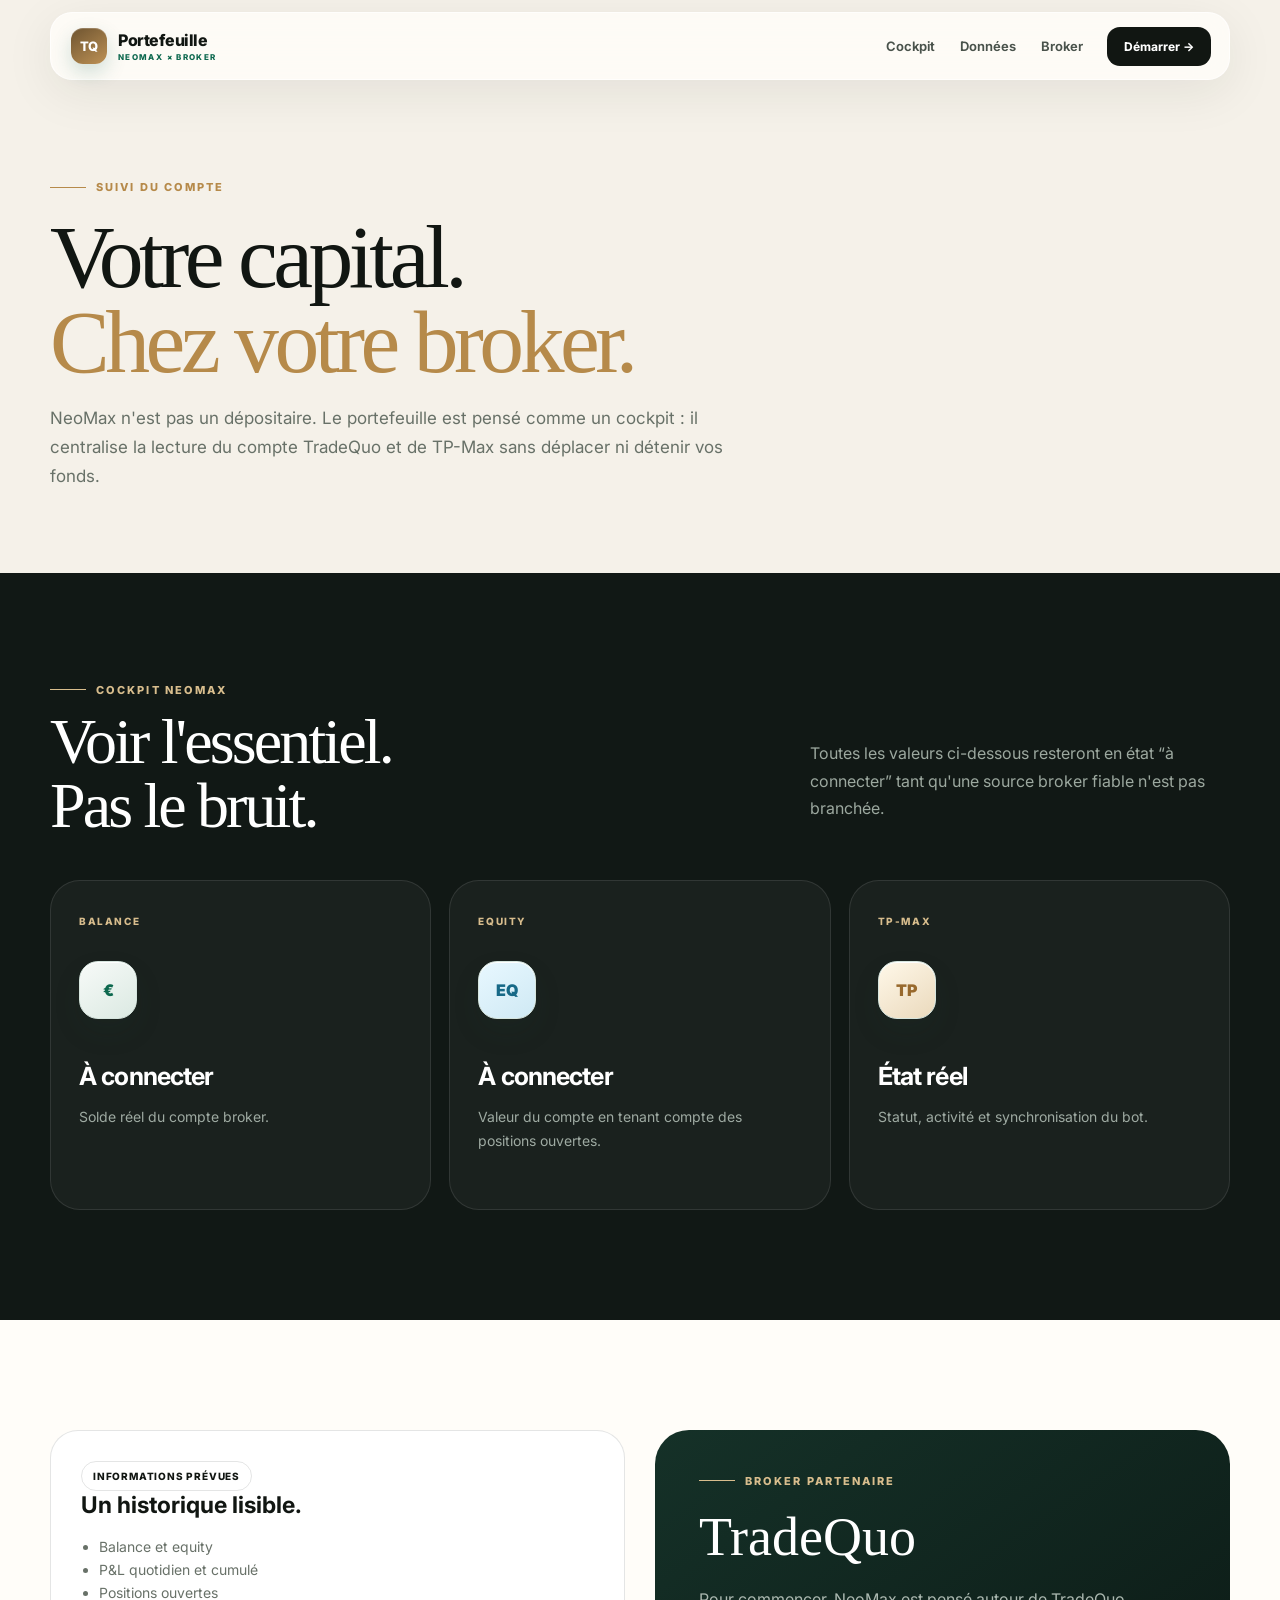
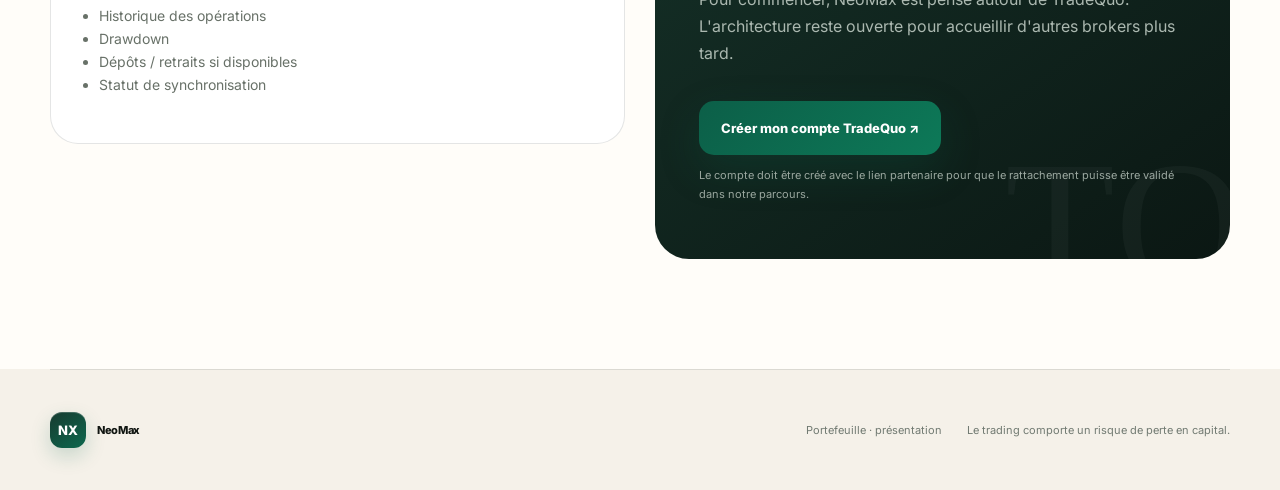
<file: portefeuille.html>
<!doctype html><html lang="fr"><head><meta charset="utf-8"><meta name="viewport" content="width=device-width,initial-scale=1"><title>Portefeuille · NeoMax</title><meta name="description" content="Portefeuille NeoMax : une vue centralisée du compte broker TradeQuo et de l'activité TP-Max."><link rel="preconnect" href="https://fonts.googleapis.com"><link rel="preconnect" href="https://fonts.gstatic.com" crossorigin><link href="https://fonts.googleapis.com/css2?family=Inter:wght@400;500;600;700;800&display=swap" rel="stylesheet"><link rel="stylesheet" href="theme.css"></head><body>
<header class="nav wrap"><div class="navin"><a class="brand" href="index.html"><span class="mark" style="background:linear-gradient(145deg,#6e5430,#bd9155)">TQ</span><span>Portefeuille<small>NEOMAX × BROKER</small></span></a><nav class="links"><a href="#cockpit">Cockpit</a><a href="#donnees">Données</a><a href="#broker">Broker</a></nav><a class="navcta" href="start.html">Démarrer →</a><button class="menu">☰</button></div></header>
<main><section class="subhero"><div class="wrap"><div class="eyebrow reveal" style="color:var(--gold)">Suivi du compte</div><h1 class="reveal">Votre capital.<br><span style="color:var(--gold)">Chez votre broker.</span></h1><p class="reveal">NeoMax n'est pas un dépositaire. Le portefeuille est pensé comme un cockpit : il centralise la lecture du compte TradeQuo et de TP-Max sans déplacer ni détenir vos fonds.</p></div></section>
<section class="section dark" id="cockpit"><div class="wrap"><div class="head"><div><div class="eyebrow reveal" style="color:#d8bd8d">Cockpit NeoMax</div><h2 class="reveal">Voir l'essentiel.<br>Pas le bruit.</h2></div><p class="reveal">Toutes les valeurs ci-dessous resteront en état “à connecter” tant qu'une source broker fiable n'est pas branchée.</p></div><div class="grid3">
<div class="card reveal" style="background:rgba(255,255,255,.04);border-color:rgba(255,255,255,.1);color:#fff"><span class="num" style="color:#d8bd8d">BALANCE</span><div class="icon">€</div><h3>À connecter</h3><p style="color:#9eaaa2">Solde réel du compte broker.</p></div>
<div class="card reveal" style="background:rgba(255,255,255,.04);border-color:rgba(255,255,255,.1);color:#fff"><span class="num" style="color:#d8bd8d">EQUITY</span><div class="icon">EQ</div><h3>À connecter</h3><p style="color:#9eaaa2">Valeur du compte en tenant compte des positions ouvertes.</p></div>
<div class="card reveal" style="background:rgba(255,255,255,.04);border-color:rgba(255,255,255,.1);color:#fff"><span class="num" style="color:#d8bd8d">TP-MAX</span><div class="icon">TP</div><h3>État réel</h3><p style="color:#9eaaa2">Statut, activité et synchronisation du bot.</p></div>
</div></div></section>
<section class="section white" id="donnees"><div class="wrap split"><div class="panel reveal"><span class="pill">Informations prévues</span><h3>Un historique lisible.</h3><ul><li>Balance et equity</li><li>P&L quotidien et cumulé</li><li>Positions ouvertes</li><li>Historique des opérations</li><li>Drawdown</li><li>Dépôts / retraits si disponibles</li><li>Statut de synchronisation</li></ul></div><div class="partner-card reveal" id="broker"><div class="eyebrow" style="color:#d8bd8d">Broker partenaire</div><h3>TradeQuo</h3><p>Pour commencer, NeoMax est pensé autour de TradeQuo. L'architecture reste ouverte pour accueillir d'autres brokers plus tard.</p><div class="actions"><a class="btn primary" data-referral target="_blank" rel="noopener sponsored">Créer mon compte TradeQuo ↗</a></div><p class="risk" style="color:#9aa79f">Le compte doit être créé avec le lien partenaire pour que le rattachement puisse être validé dans notre parcours.</p></div></div></section></main>
<footer class="wrap footer"><a class="brand" href="index.html"><span class="mark">NX</span><span>NeoMax</span></a><span>Portefeuille · présentation</span><span>Le trading comporte un risque de perte en capital.</span></footer><script src="app.js"></script></body></html>
</file>
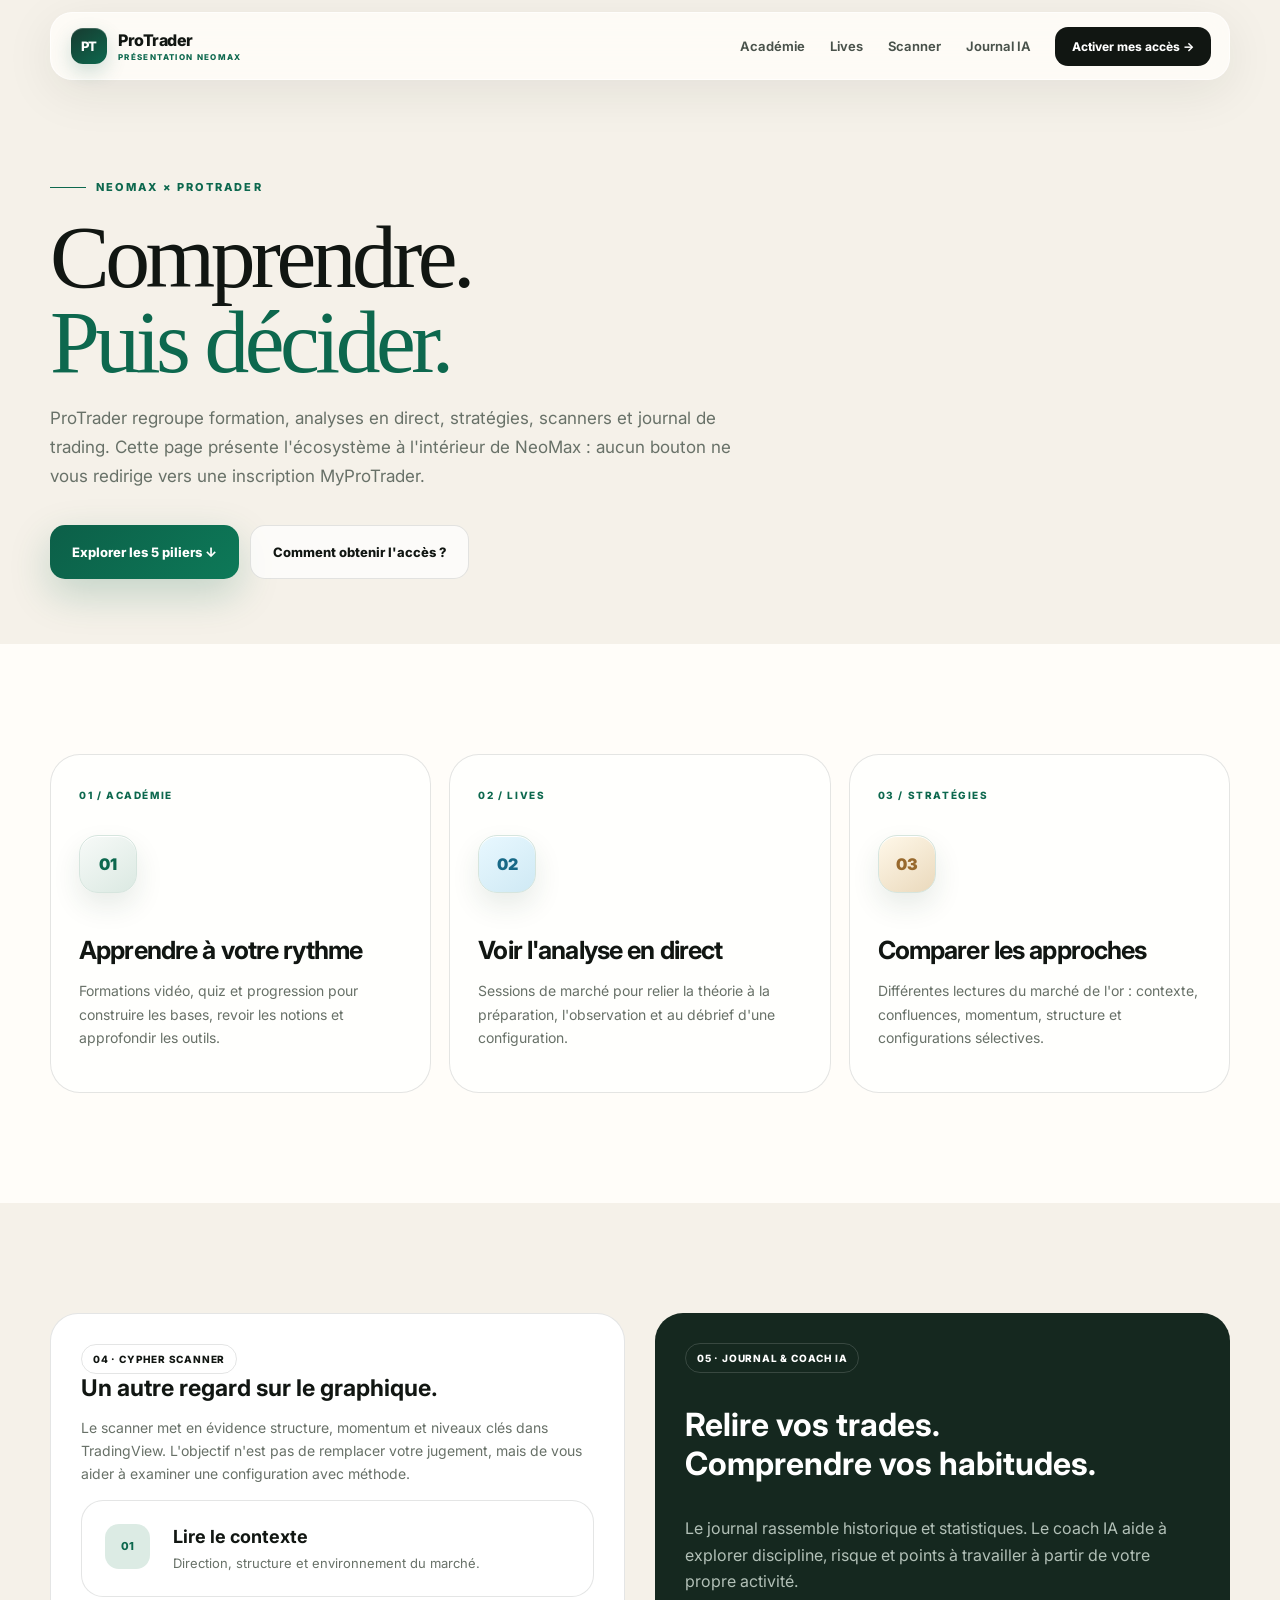
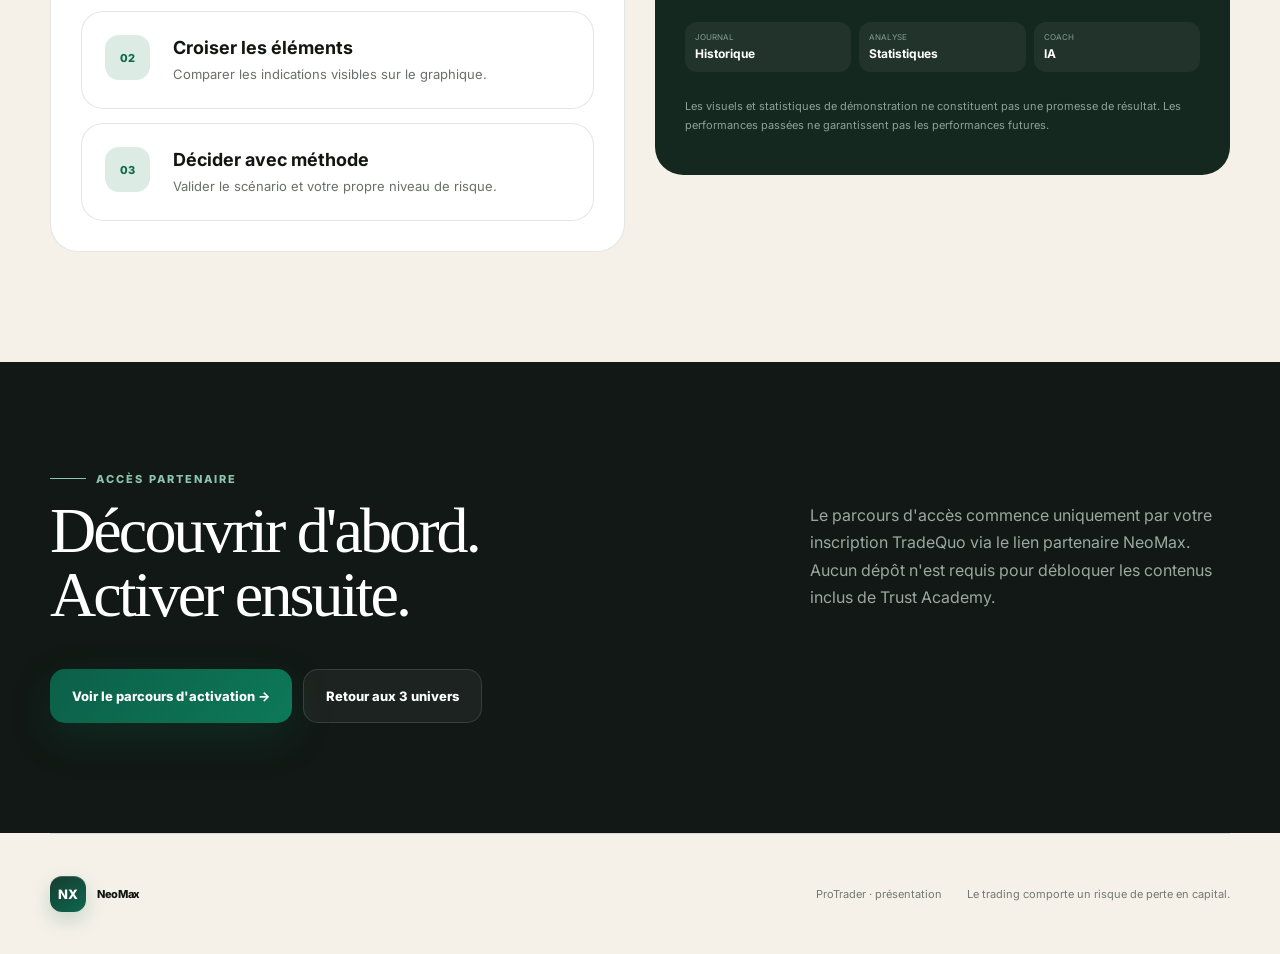
<file: protrader.html>
<!doctype html><html lang="fr"><head><meta charset="utf-8"><meta name="viewport" content="width=device-width,initial-scale=1"><title>ProTrader · NeoMax</title><meta name="description" content="Présentation ProTrader : académie, lives, stratégies, scanners et journal IA."><link rel="preconnect" href="https://fonts.googleapis.com"><link rel="preconnect" href="https://fonts.gstatic.com" crossorigin><link href="https://fonts.googleapis.com/css2?family=Inter:wght@400;500;600;700;800&display=swap" rel="stylesheet"><link rel="stylesheet" href="theme.css"></head><body>
<header class="nav wrap"><div class="navin"><a class="brand" href="index.html"><span class="mark">PT</span><span>ProTrader<small>PRÉSENTATION NEOMAX</small></span></a><nav class="links"><a href="#academie">Académie</a><a href="#lives">Lives</a><a href="#scanner">Scanner</a><a href="#journal">Journal IA</a></nav><a class="navcta" href="start.html">Activer mes accès →</a><button class="menu">☰</button></div></header>
<main><section class="subhero"><div class="wrap"><div class="eyebrow reveal">NeoMax × ProTrader</div><h1 class="reveal">Comprendre.<br><span style="color:var(--green)">Puis décider.</span></h1><p class="reveal">ProTrader regroupe formation, analyses en direct, stratégies, scanners et journal de trading. Cette page présente l'écosystème à l'intérieur de NeoMax : aucun bouton ne vous redirige vers une inscription MyProTrader.</p><div class="actions reveal"><a class="btn primary" href="#academie">Explorer les 5 piliers ↓</a><a class="btn secondary" href="start.html">Comment obtenir l'accès ?</a></div></div></section>
<section class="section white"><div class="wrap"><div class="grid3">
<div class="card reveal" id="academie"><span class="num">01 / ACADÉMIE</span><div class="icon">01</div><h3>Apprendre à votre rythme</h3><p>Formations vidéo, quiz et progression pour construire les bases, revoir les notions et approfondir les outils.</p></div>
<div class="card reveal" id="lives"><span class="num">02 / LIVES</span><div class="icon">02</div><h3>Voir l'analyse en direct</h3><p>Sessions de marché pour relier la théorie à la préparation, l'observation et au débrief d'une configuration.</p></div>
<div class="card reveal"><span class="num">03 / STRATÉGIES</span><div class="icon">03</div><h3>Comparer les approches</h3><p>Différentes lectures du marché de l'or : contexte, confluences, momentum, structure et configurations sélectives.</p></div>
</div></div></section>
<section class="section"><div class="wrap split">
<div class="panel reveal" id="scanner"><span class="pill">04 · Cypher Scanner</span><h3>Un autre regard sur le graphique.</h3><p>Le scanner met en évidence structure, momentum et niveaux clés dans TradingView. L'objectif n'est pas de remplacer votre jugement, mais de vous aider à examiner une configuration avec méthode.</p><div class="flow"><article><span class="n">01</span><div><h3>Lire le contexte</h3><p>Direction, structure et environnement du marché.</p></div></article><article><span class="n">02</span><div><h3>Croiser les éléments</h3><p>Comparer les indications visibles sur le graphique.</p></div></article><article><span class="n">03</span><div><h3>Décider avec méthode</h3><p>Valider le scénario et votre propre niveau de risque.</p></div></article></div></div>
<div class="callout reveal" id="journal"><span class="pill" style="border-color:rgba(255,255,255,.15)">05 · Journal & Coach IA</span><h3 style="font-size:32px">Relire vos trades.<br>Comprendre vos habitudes.</h3><p>Le journal rassemble historique et statistiques. Le coach IA aide à explorer discipline, risque et points à travailler à partir de votre propre activité.</p><div class="mini" style="margin-top:28px"><div><small>JOURNAL</small><strong>Historique</strong></div><div><small>ANALYSE</small><strong>Statistiques</strong></div><div><small>COACH</small><strong>IA</strong></div></div><p class="risk" style="color:#8fa097;margin-top:25px">Les visuels et statistiques de démonstration ne constituent pas une promesse de résultat. Les performances passées ne garantissent pas les performances futures.</p></div>
</div></section>
<section class="section dark"><div class="wrap"><div class="head"><div><div class="eyebrow reveal" style="color:#8cc4ad">Accès partenaire</div><h2 class="reveal">Découvrir d'abord.<br>Activer ensuite.</h2></div><p class="reveal">Le parcours d'accès commence uniquement par votre inscription TradeQuo via le lien partenaire NeoMax. Aucun dépôt n'est requis pour débloquer les contenus inclus de Trust Academy.</p></div><div class="actions"><a class="btn primary" href="start.html">Voir le parcours d'activation →</a><a class="btn secondary" style="color:#fff;background:rgba(255,255,255,.05);border-color:rgba(255,255,255,.12)" href="index.html">Retour aux 3 univers</a></div></div></section></main>
<footer class="wrap footer"><a class="brand" href="index.html"><span class="mark">NX</span><span>NeoMax</span></a><span>ProTrader · présentation</span><span>Le trading comporte un risque de perte en capital.</span></footer><script src="app.js"></script></body></html>
</file>
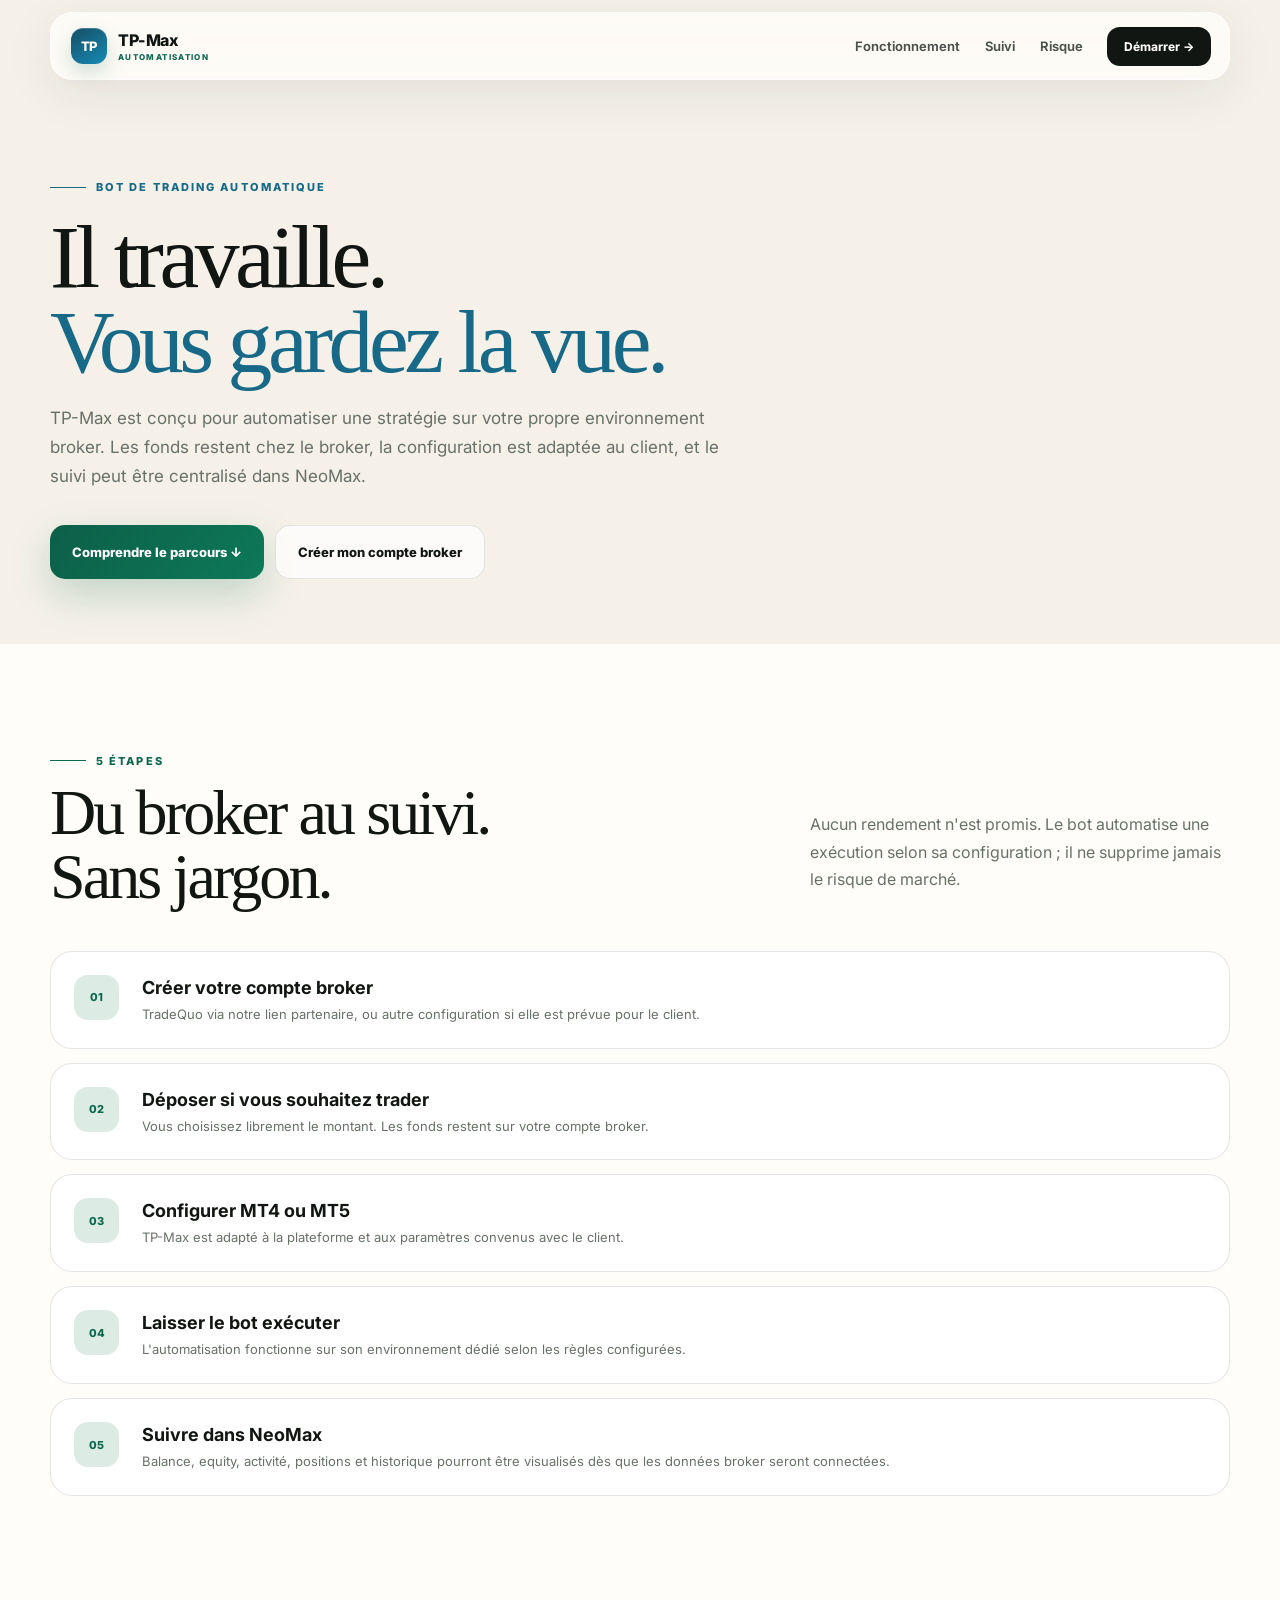
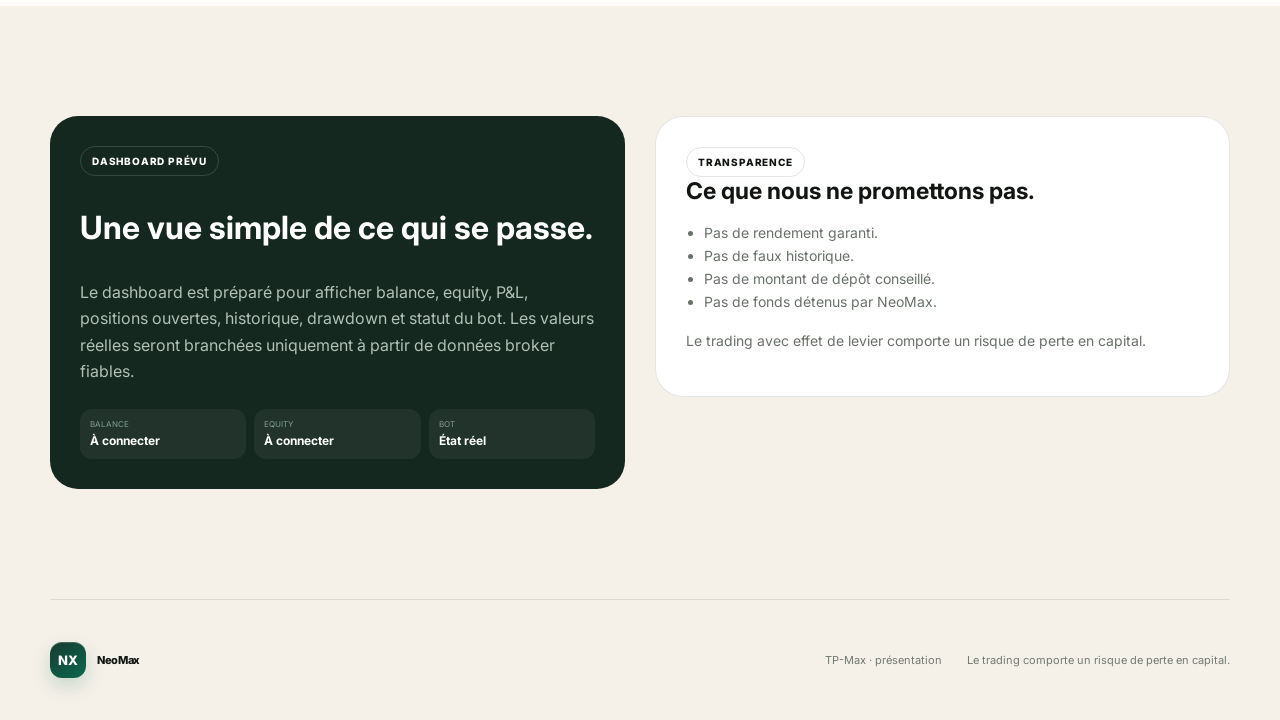
<file: tpmax.html>
<!doctype html><html lang="fr"><head><meta charset="utf-8"><meta name="viewport" content="width=device-width,initial-scale=1"><title>TP-Max · NeoMax</title><meta name="description" content="TP-Max : automatisation du trading, configuration MT4/MT5 et suivi depuis NeoMax."><link rel="preconnect" href="https://fonts.googleapis.com"><link rel="preconnect" href="https://fonts.gstatic.com" crossorigin><link href="https://fonts.googleapis.com/css2?family=Inter:wght@400;500;600;700;800&display=swap" rel="stylesheet"><link rel="stylesheet" href="theme.css"></head><body>
<header class="nav wrap"><div class="navin"><a class="brand" href="index.html"><span class="mark" style="background:linear-gradient(145deg,#164d63,#168bb6)">TP</span><span>TP-Max<small>AUTOMATISATION</small></span></a><nav class="links"><a href="#fonctionnement">Fonctionnement</a><a href="#suivi">Suivi</a><a href="#risque">Risque</a></nav><a class="navcta" href="start.html">Démarrer →</a><button class="menu">☰</button></div></header>
<main><section class="subhero"><div class="wrap"><div class="eyebrow reveal" style="color:#176987">Bot de trading automatique</div><h1 class="reveal">Il travaille.<br><span style="color:#176987">Vous gardez la vue.</span></h1><p class="reveal">TP-Max est conçu pour automatiser une stratégie sur votre propre environnement broker. Les fonds restent chez le broker, la configuration est adaptée au client, et le suivi peut être centralisé dans NeoMax.</p><div class="actions"><a class="btn primary" href="#fonctionnement">Comprendre le parcours ↓</a><a class="btn secondary" href="start.html">Créer mon compte broker</a></div></div></section>
<section class="section white" id="fonctionnement"><div class="wrap"><div class="head"><div><div class="eyebrow reveal">5 étapes</div><h2 class="reveal">Du broker au suivi.<br>Sans jargon.</h2></div><p class="reveal">Aucun rendement n'est promis. Le bot automatise une exécution selon sa configuration ; il ne supprime jamais le risque de marché.</p></div><div class="flow">
<article class="reveal"><span class="n">01</span><div><h3>Créer votre compte broker</h3><p>TradeQuo via notre lien partenaire, ou autre configuration si elle est prévue pour le client.</p></div></article>
<article class="reveal"><span class="n">02</span><div><h3>Déposer si vous souhaitez trader</h3><p>Vous choisissez librement le montant. Les fonds restent sur votre compte broker.</p></div></article>
<article class="reveal"><span class="n">03</span><div><h3>Configurer MT4 ou MT5</h3><p>TP-Max est adapté à la plateforme et aux paramètres convenus avec le client.</p></div></article>
<article class="reveal"><span class="n">04</span><div><h3>Laisser le bot exécuter</h3><p>L'automatisation fonctionne sur son environnement dédié selon les règles configurées.</p></div></article>
<article class="reveal"><span class="n">05</span><div><h3>Suivre dans NeoMax</h3><p>Balance, equity, activité, positions et historique pourront être visualisés dès que les données broker seront connectées.</p></div></article>
</div></div></section>
<section class="section" id="suivi"><div class="wrap split"><div class="callout reveal"><span class="pill" style="border-color:rgba(255,255,255,.15)">Dashboard prévu</span><h3 style="font-size:32px">Une vue simple de ce qui se passe.</h3><p>Le dashboard est préparé pour afficher balance, equity, P&L, positions ouvertes, historique, drawdown et statut du bot. Les valeurs réelles seront branchées uniquement à partir de données broker fiables.</p><div class="mini" style="margin-top:25px"><div><small>BALANCE</small><strong>À connecter</strong></div><div><small>EQUITY</small><strong>À connecter</strong></div><div><small>BOT</small><strong>État réel</strong></div></div></div><div class="panel reveal" id="risque"><span class="pill">Transparence</span><h3>Ce que nous ne promettons pas.</h3><ul><li>Pas de rendement garanti.</li><li>Pas de faux historique.</li><li>Pas de montant de dépôt conseillé.</li><li>Pas de fonds détenus par NeoMax.</li></ul><p class="risk">Le trading avec effet de levier comporte un risque de perte en capital.</p></div></div></section></main>
<footer class="wrap footer"><a class="brand" href="index.html"><span class="mark">NX</span><span>NeoMax</span></a><span>TP-Max · présentation</span><span>Le trading comporte un risque de perte en capital.</span></footer><script src="app.js"></script></body></html>
</file>
<file: theme.css>
:root{
  --bg:#f5f1e9;--paper:#fffdf9;--ink:#111612;--muted:#687168;--line:rgba(17,22,18,.11);
  --green:#0d684e;--green-2:#178b67;--mint:#dcebe4;--gold:#b68a4a;--gold-soft:#eadcc5;
  --graphite:#111815;--shadow:0 28px 80px rgba(24,37,29,.09);--r:30px;--ease:cubic-bezier(.16,1,.3,1);
}
*{box-sizing:border-box}html{scroll-behavior:smooth}body{margin:0;background:var(--bg);color:var(--ink);font-family:Inter,ui-sans-serif,-apple-system,BlinkMacSystemFont,"Segoe UI",sans-serif;-webkit-font-smoothing:antialiased}a{color:inherit;text-decoration:none}button,input{font:inherit}.wrap{width:min(1180px,calc(100% - 40px));margin:auto}
.nav{position:sticky;top:12px;z-index:50;margin-top:12px}.navin{height:68px;border:1px solid rgba(255,255,255,.65);background:rgba(255,253,249,.82);backdrop-filter:blur(18px);border-radius:22px;display:flex;align-items:center;padding:0 18px 0 20px;box-shadow:0 12px 50px rgba(20,35,26,.08)}.brand{display:flex;align-items:center;gap:11px;font-weight:800;letter-spacing:-.03em}.mark{width:36px;height:36px;border-radius:12px;background:linear-gradient(145deg,#173b30,#0d684e);color:#fff;display:grid;place-items:center;box-shadow:inset 0 1px rgba(255,255,255,.2),0 8px 20px rgba(13,104,78,.2);font-size:13px}.brand small{display:block;font-size:8px;letter-spacing:.17em;color:var(--green);margin-top:2px}.links{margin-left:auto;display:flex;align-items:center;gap:25px;font-size:13px;font-weight:650;color:#49524b}.links a:hover{color:var(--green)}.navcta,.btn{display:inline-flex;align-items:center;justify-content:center;gap:9px;border:0;cursor:pointer;transition:.28s var(--ease)}.navcta{margin-left:24px;padding:12px 17px;border-radius:13px;background:var(--ink);color:#fff;font-size:12px;font-weight:750}.navcta:hover,.btn:hover{transform:translateY(-2px)}.menu{display:none;margin-left:auto;width:42px;height:42px;border:1px solid var(--line);border-radius:13px;background:#fff}
.hero{min-height:720px;padding:118px 0 80px;position:relative;overflow:hidden}.hero:before{content:"";position:absolute;width:650px;height:650px;border-radius:50%;right:-160px;top:-100px;background:radial-gradient(circle at 42% 42%,rgba(23,139,103,.15),rgba(182,138,74,.06) 42%,transparent 70%);filter:blur(3px)}.eyebrow{display:flex;align-items:center;gap:10px;color:var(--green);font-size:11px;font-weight:800;letter-spacing:.19em;text-transform:uppercase}.eyebrow:before{content:"";width:36px;height:1px;background:currentColor}.hero-grid{display:grid;grid-template-columns:1.03fr .97fr;align-items:center;gap:64px}.hero h1{font-family:Georgia,"Times New Roman",serif;font-size:clamp(58px,7vw,102px);line-height:.93;letter-spacing:-.055em;font-weight:400;margin:27px 0}.hero h1 em{font-style:italic;color:var(--green)}.lede{max-width:625px;color:#566057;font-size:18px;line-height:1.65}.actions{display:flex;gap:11px;flex-wrap:wrap;margin-top:34px}.btn{min-height:54px;padding:0 22px;border-radius:15px;font-size:13px;font-weight:780}.btn.primary{background:linear-gradient(135deg,#0c5f48,#0d7958);color:white;box-shadow:0 15px 40px rgba(13,104,78,.22)}.btn.secondary{background:rgba(255,255,255,.72);border:1px solid var(--line)}.fine{font-size:11px;color:#768077;margin-top:13px;line-height:1.55}.visual{position:relative;min-height:510px;perspective:1200px}.orb{position:absolute;border-radius:50%;filter:blur(.3px)}.orb.a{width:430px;height:430px;right:20px;top:30px;background:radial-gradient(circle at 33% 28%,#cbe5d7 0 10%,#2b7e60 31%,#173c31 58%,#0c1713 77%);box-shadow:inset -25px -30px 60px rgba(0,0,0,.37),0 45px 120px rgba(13,104,78,.23)}.orb.b{width:150px;height:150px;right:375px;top:355px;background:radial-gradient(circle at 35% 30%,#ffe8ba,#bd8b4a 42%,#4c321f 76%);box-shadow:0 25px 60px rgba(92,58,31,.17)}.hud{position:absolute;right:0;bottom:0;width:360px;padding:24px;border:1px solid rgba(255,255,255,.16);background:rgba(13,24,20,.88);color:white;border-radius:22px;backdrop-filter:blur(14px);box-shadow:0 35px 80px rgba(9,25,18,.22);transform:rotateY(-7deg) rotateX(2deg)}.hud .top{display:flex;justify-content:space-between;font-size:9px;letter-spacing:.17em;color:#90c8b3}.spark{height:94px;margin:18px 0;background:linear-gradient(180deg,transparent,rgba(23,139,103,.08)),linear-gradient(155deg,transparent 0 17%,#38bd8e 18% 19%,transparent 20% 34%,#38bd8e 35% 36%,transparent 37% 55%,#38bd8e 56% 57%,transparent 58%);border-bottom:1px solid rgba(255,255,255,.09)}.mini{display:grid;grid-template-columns:repeat(3,1fr);gap:8px}.mini div{padding:10px;border-radius:12px;background:rgba(255,255,255,.05)}.mini small{display:block;color:#819e91;font-size:8px}.mini strong{font-size:12px}
.section{padding:110px 0}.section.white{background:var(--paper)}.section.dark{background:var(--graphite);color:white}.head{display:flex;justify-content:space-between;gap:40px;align-items:flex-end;margin-bottom:42px}.head h2{font-family:Georgia,serif;font-weight:400;font-size:clamp(40px,5vw,68px);line-height:1;margin:13px 0 0;letter-spacing:-.045em}.head p{max-width:420px;color:var(--muted);line-height:1.7}.dark .head p{color:#9ca89f}.grid3{display:grid;grid-template-columns:repeat(3,1fr);gap:18px}.card{position:relative;border:1px solid var(--line);border-radius:var(--r);padding:28px;background:rgba(255,255,255,.68);min-height:330px;overflow:hidden;transition:.4s var(--ease)}.card:hover{transform:translateY(-7px);box-shadow:var(--shadow);background:#fff}.num{font-size:10px;color:var(--green);font-weight:800;letter-spacing:.16em}.icon{width:58px;height:58px;border-radius:19px;margin:32px 0 42px;display:grid;place-items:center;background:linear-gradient(145deg,#f7faf8,#dbe9e2);color:var(--green);font-weight:900;border:1px solid #d6e5de;box-shadow:inset 0 1px #fff,0 13px 28px rgba(33,72,52,.1)}.card:nth-child(2) .icon{background:linear-gradient(145deg,#e8f8ff,#cfe9f4);color:#176987}.card:nth-child(3) .icon{background:linear-gradient(145deg,#fff8e9,#ead9bc);color:#98692d}.card h3{font-size:25px;margin:0 0 12px;letter-spacing:-.035em}.card p{font-size:14px;line-height:1.7;color:var(--muted)}.arrow{position:absolute;right:25px;bottom:24px;width:43px;height:43px;border-radius:50%;display:grid;place-items:center;border:1px solid var(--line);background:#fff}
.partner{display:grid;grid-template-columns:1fr 1fr;gap:18px}.partner-card{border-radius:34px;padding:44px;background:linear-gradient(145deg,#153128,#0b1713);color:white;min-height:420px;position:relative;overflow:hidden}.partner-card:after{content:"TQ";position:absolute;right:-15px;bottom:-56px;font:180px/1 Georgia;color:rgba(255,255,255,.035)}.partner-card h3{font-family:Georgia,serif;font-size:54px;font-weight:400;margin:18px 0}.partner-card p{color:#abb8b0;max-width:500px;line-height:1.7}.check{display:grid;gap:13px;margin-top:28px}.check div{display:flex;gap:11px;align-items:center;font-size:13px}.dot{width:22px;height:22px;border-radius:50%;background:#1d7258;color:#fff;display:grid;place-items:center;font-size:11px}.partner-side{border:1px solid var(--line);background:#fff;border-radius:34px;padding:42px}.partner-side h4{font-size:27px;margin:0 0 10px}.partner-side p{color:var(--muted);line-height:1.7}.steps{display:grid;gap:13px;margin-top:28px}.step{display:grid;grid-template-columns:45px 1fr;gap:15px;padding:16px;border-radius:18px;background:#f6f5f0}.step b{width:37px;height:37px;border-radius:12px;background:#fff;display:grid;place-items:center;color:var(--green);font-size:11px}.step strong{display:block;font-size:13px;margin-bottom:4px}.step span{font-size:12px;color:var(--muted)}
.video{position:relative;aspect-ratio:16/9;border-radius:25px;overflow:hidden;background:#101815;box-shadow:var(--shadow)}.video img{width:100%;height:100%;object-fit:cover;opacity:.72}.play{position:absolute;inset:0;display:grid;place-items:center;background:linear-gradient(0deg,rgba(5,12,9,.65),transparent 60%)}.play i{width:68px;height:68px;border-radius:50%;background:#fff;color:var(--green);display:grid;place-items:center;font-style:normal;font-size:22px;box-shadow:0 15px 40px rgba(0,0,0,.22)}.video-label{position:absolute;left:20px;bottom:18px;color:white;font-size:12px;font-weight:700}.faq{max-width:800px;margin:auto}.faq details{border-top:1px solid var(--line);padding:22px 0}.faq summary{font-size:16px;font-weight:750;cursor:pointer;list-style:none}.faq p{color:var(--muted);line-height:1.7}.footer{padding:42px 0;border-top:1px solid var(--line);display:flex;gap:25px;align-items:center;color:#717a72;font-size:11px}.footer .brand{margin-right:auto;color:var(--ink)}
.subhero{padding:100px 0 65px}.subhero h1{font-family:Georgia,serif;font-size:clamp(52px,7vw,92px);font-weight:400;line-height:.95;letter-spacing:-.05em;margin:20px 0}.subhero p{max-width:700px;color:var(--muted);font-size:17px;line-height:1.7}.split{display:grid;grid-template-columns:1fr 1fr;gap:30px;align-items:start}.panel{background:#fff;border:1px solid var(--line);border-radius:28px;padding:30px}.panel h3{margin:0 0 12px;font-size:23px}.panel p,.panel li{color:var(--muted);line-height:1.65;font-size:14px}.panel ul{padding-left:18px}.flow{display:grid;gap:14px}.flow article{display:grid;grid-template-columns:52px 1fr;gap:16px;padding:23px;border:1px solid var(--line);background:#fff;border-radius:22px}.flow .n{width:45px;height:45px;border-radius:14px;background:var(--mint);color:var(--green);display:grid;place-items:center;font-size:11px;font-weight:800}.flow h3{margin:2px 0 6px;font-size:18px}.flow p{margin:0;color:var(--muted);font-size:13px;line-height:1.6}.callout{padding:30px;border-radius:28px;background:#15281f;color:#fff}.callout p{color:#b2c0b7;line-height:1.65}.pill{display:inline-flex;padding:8px 11px;border:1px solid var(--line);border-radius:999px;font-size:10px;font-weight:800;letter-spacing:.08em;text-transform:uppercase}.risk{font-size:11px;color:#7b827d;line-height:1.6}
.reveal{opacity:0;transform:translateY(18px);transition:.75s var(--ease)}.reveal.in{opacity:1;transform:none}
@media(max-width:860px){.links{display:none}.menu{display:block}.navcta{display:none}.hero-grid,.partner,.split{grid-template-columns:1fr}.hero{padding-top:80px;min-height:auto}.visual{min-height:430px}.orb.a{width:350px;height:350px;right:5%}.hud{width:310px}.grid3{grid-template-columns:1fr}.head{display:block}.head p{margin-top:18px}.section{padding:80px 0}.partner-card h3{font-size:45px}.footer{flex-wrap:wrap}}@media(max-width:520px){.wrap{width:min(100% - 24px,1180px)}.nav{top:7px;margin-top:7px}.navin{height:60px}.brand small{display:none}.hero h1{font-size:55px}.hero{padding-top:65px}.visual{min-height:360px}.orb.a{width:290px;height:290px;right:0}.orb.b{width:100px;height:100px;right:260px;top:280px}.hud{width:280px;padding:18px}.section{padding:65px 0}.card{min-height:300px;padding:23px}.partner-card,.partner-side{padding:28px}.subhero{padding:75px 0 48px}.subhero h1{font-size:55px}.actions .btn{width:100%}}@media(prefers-reduced-motion:reduce){*{scroll-behavior:auto!important;transition:none!important;animation:none!important}.reveal{opacity:1;transform:none}}
</file>
